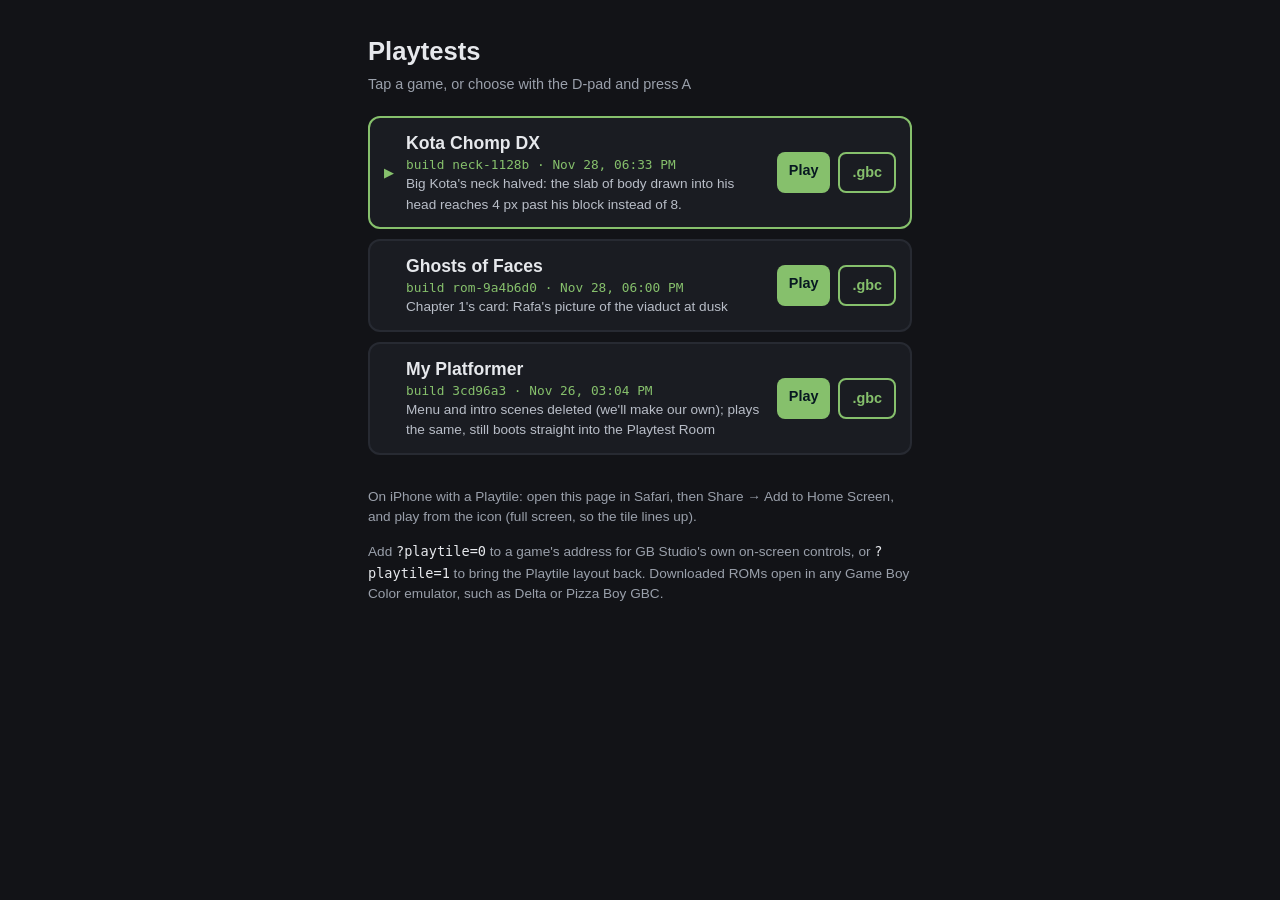
<file: index.html>
<!doctype html>
<!-- Game picker: the playtest site's front page and the Home Screen app's start page.
     Written by tools/playtile/inject.mjs (installSiteShell) on every publish. -->
<html lang="en">
  <head>
    <meta charset="utf-8" />
    <meta name="viewport" content="width=device-width, initial-scale=1, viewport-fit=cover" />
    <meta name="robots" content="noindex" />
    <title>Playtests</title>
    <meta name="apple-mobile-web-app-capable" content="yes" />
    <meta name="mobile-web-app-capable" content="yes" />
    <meta name="apple-mobile-web-app-status-bar-style" content="black-translucent" />
    <meta name="apple-mobile-web-app-title" content="Playtests" />
    <meta name="theme-color" content="#121317" />
    <meta name="format-detection" content="telephone=no" />
    <link rel="manifest" href="manifest.webmanifest?v=20261128T183313" />
    <link rel="apple-touch-icon" href="playtile/icon-180.png?v=20261128T183313" />
    <link rel="stylesheet" href="playtile/launcher.css?v=20261128T183313" />
    <link rel="stylesheet" href="playtile/playtile.css?v=20261128T183313" />
    <script>window.PLAYTILE_BUILD = {"build":"20261128T183313","time":"2026-11-28T18:33:13.148Z","page":"launcher","home":"./"};</script>
    <script src="playtile/playtile.js?v=20261128T183313"></script>
  </head>
  <body>
    <main id="launcher">
      <header>
        <h1>Playtests</h1>
        <p class="hint">Tap a game, or choose with the D-pad and press A</p>
      </header>
      <ol id="games" data-pt-scroll></ol>
      <p id="status">Loading games&hellip;</p>
      <section class="help">
        <p>
          On iPhone with a Playtile: open this page in Safari, then Share &rarr; Add to Home
          Screen, and play from the icon (full screen, so the tile lines up).
        </p>
        <p>
          Add <code>?playtile=0</code> to a game's address for GB Studio's own on-screen
          controls, or <code>?playtile=1</code> to bring the Playtile layout back. Downloaded
          ROMs open in any Game Boy Color emulator, such as Delta or Pizza Boy GBC.
        </p>
      </section>
    </main>
    <script src="playtile/launcher.js?v=20261128T183313"></script>
  </body>
</html>
</file>
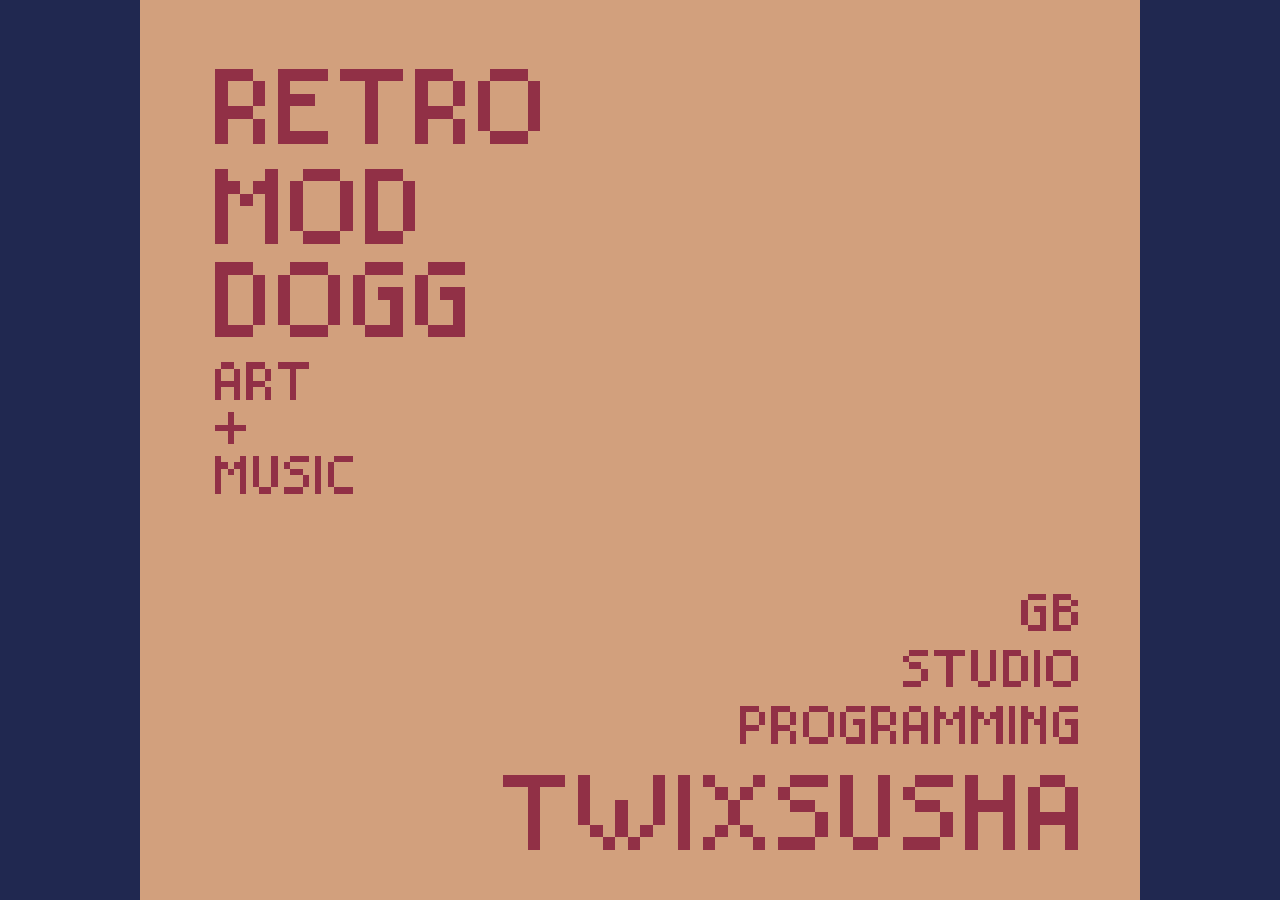
<file: kotachomp/index.html>
<!doctype html>
<html lang="en">
<meta charset="utf-8" />
<meta name="robots" content="noindex" />
<title>Moved</title>
<meta http-equiv="refresh" content="0; url=../games/kota-chomp-dx/" />
<script>location.replace("../games/kota-chomp-dx/");</script>
<p>Kota Chomp DX's player moved to <a href="../games/kota-chomp-dx/">../games/kota-chomp-dx/</a>.</p>
</html>
</file>
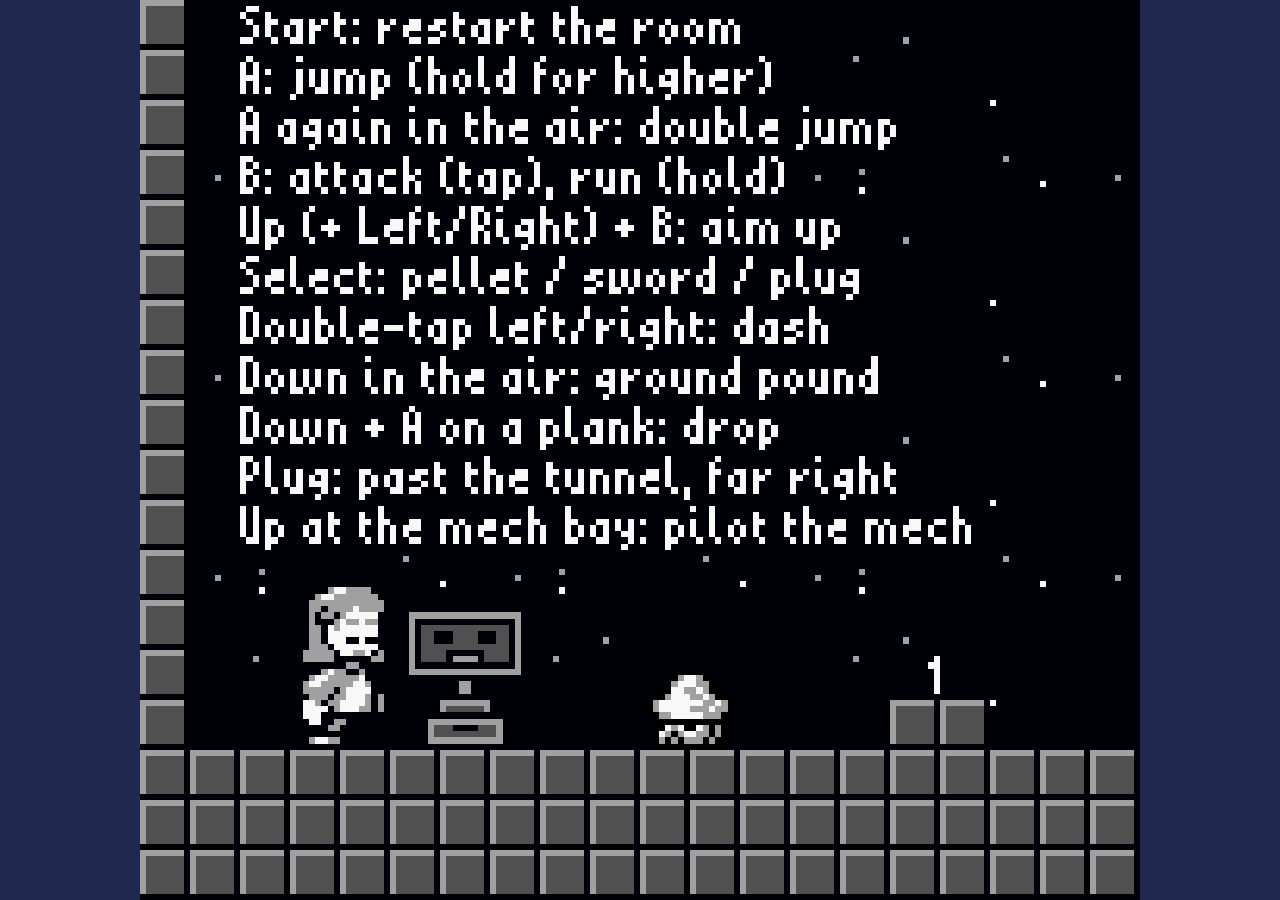
<file: play/index.html>
<!doctype html>
<html lang="en">
<meta charset="utf-8" />
<meta name="robots" content="noindex" />
<title>Moved</title>
<meta http-equiv="refresh" content="0; url=../games/my-platformer/" />
<script>location.replace("../games/my-platformer/");</script>
<p>My Platformer's player moved to <a href="../games/my-platformer/">../games/my-platformer/</a>.</p>
</html>
</file>
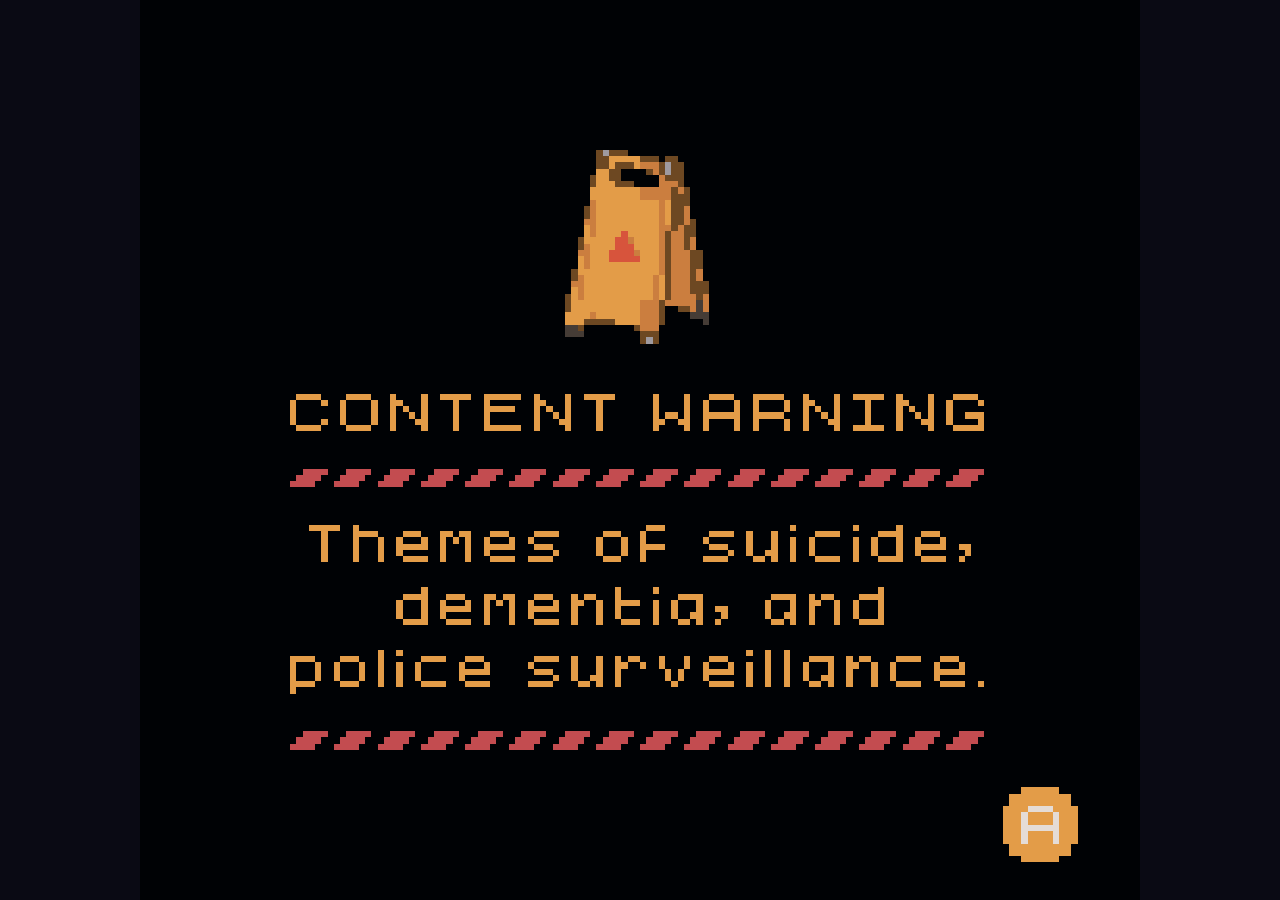
<file: games/ghosts-of-faces/index.html>
<!DOCTYPE html>
<html>
  <head>
    <meta charset="utf-8" />
    <meta http-equiv="Content-Type" content="text/html; charset=utf-8" />
    <meta name="viewport" content="width=device-width, initial-scale=1, viewport-fit=cover" />
    <link rel="stylesheet" href="css/style.css?v=rom-9a4b6d0" />
    <title>Ghosts of Faces</title>
    <meta name="author" content="Rafael" />
    <style type="text/css"> body { background-color:#0A0A14; }</style>
    
      <!-- Playtile mode: injected by tools/playtile/inject.mjs -->
    <meta name="apple-mobile-web-app-capable" content="yes" />
    <meta name="mobile-web-app-capable" content="yes" />
    <meta name="apple-mobile-web-app-status-bar-style" content="black-translucent" />
    <meta name="apple-mobile-web-app-title" content="Playtests" />
    <meta name="theme-color" content="#121317" />
    <meta name="format-detection" content="telephone=no" />
    <link rel="manifest" href="../../manifest.webmanifest?v=20261128T180020" />
    <link rel="apple-touch-icon" href="../../playtile/icon-180.png?v=20261128T180020" />
    <link rel="stylesheet" href="../../playtile/playtile.css?v=20261128T180020" />
    <script>window.PLAYTILE_BUILD = {"build":"rom-9a4b6d0","time":"2026-11-28T18:00:20.695Z","page":"game","slug":"ghosts-of-faces","title":"Ghosts of Faces","home":"../../"};</script>
    <script src="../../playtile/playtile.js?v=20261128T180020"></script>
  </head>
  <body>
    <div id="game">
      <canvas id="mainCanvas" width="256" height="224">No Canvas Support</canvas>
    </div>
    <div id="controller">
      <div id="controller_dpad">
        <div id="controller_left"></div>
        <div id="controller_right"></div>
        <div id="controller_up"></div>
        <div id="controller_down"></div>
      </div>
      <div id="controller_select" class="capsuleBtn">Select</div>
      <div id="controller_start" class="capsuleBtn">Start</div>
      <div id="controller_b" class="roundBtn">B</div>
      <div id="controller_a" class="roundBtn">A</div>
    </div>      
    <script src="js/binjgb.js?v=rom-9a4b6d0"></script>
    <script src="js/script.js?v=rom-9a4b6d0"></script>
    <script src="js/debugger.js?v=rom-9a4b6d0"></script>
</body>
</file>
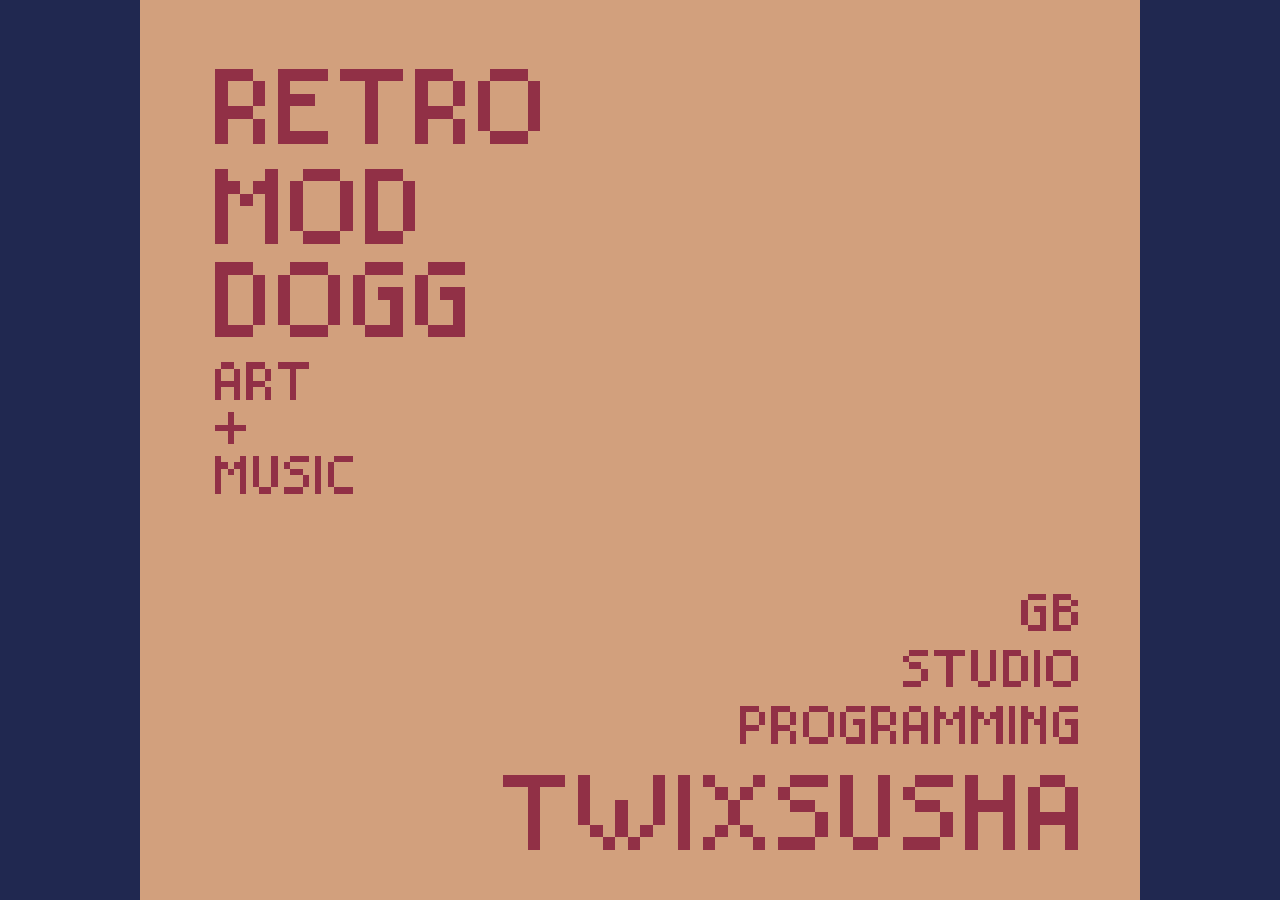
<file: games/kota-chomp-dx/index.html>
<!DOCTYPE html>
<html>
  <head>
    <meta charset="utf-8" />
    <meta http-equiv="Content-Type" content="text/html; charset=utf-8" />
    <meta name="viewport" content="width=device-width, initial-scale=1, viewport-fit=cover" />
    <link rel="stylesheet" href="css/style.css?v=neck-1128b" />
    <title>kotachomp-dx</title>
    <meta name="author" content="Rafa Laidlaw" />
    <style type="text/css"> body { background-color:#202850; }</style>
    
      <!-- Playtile mode: injected by tools/playtile/inject.mjs -->
    <meta name="apple-mobile-web-app-capable" content="yes" />
    <meta name="mobile-web-app-capable" content="yes" />
    <meta name="apple-mobile-web-app-status-bar-style" content="black-translucent" />
    <meta name="apple-mobile-web-app-title" content="Playtests" />
    <meta name="theme-color" content="#121317" />
    <meta name="format-detection" content="telephone=no" />
    <link rel="manifest" href="../../manifest.webmanifest?v=20261128T183313" />
    <link rel="apple-touch-icon" href="../../playtile/icon-180.png?v=20261128T183313" />
    <link rel="stylesheet" href="../../playtile/playtile.css?v=20261128T183313" />
    <script>window.PLAYTILE_BUILD = {"build":"neck-1128b","time":"2026-11-28T18:33:13.148Z","page":"game","slug":"kota-chomp-dx","title":"Kota Chomp DX","home":"../../"};</script>
    <script src="../../playtile/playtile.js?v=20261128T183313"></script>
  </head>
  <body>
    <div id="game">
      <canvas id="mainCanvas" width="256" height="224">No Canvas Support</canvas>
    </div>
    <div id="controller">
      <div id="controller_dpad">
        <div id="controller_left"></div>
        <div id="controller_right"></div>
        <div id="controller_up"></div>
        <div id="controller_down"></div>
      </div>
      <div id="controller_select" class="capsuleBtn">Select</div>
      <div id="controller_start" class="capsuleBtn">Start</div>
      <div id="controller_b" class="roundBtn">B</div>
      <div id="controller_a" class="roundBtn">A</div>
    </div>      
    <script src="js/binjgb.js?v=neck-1128b"></script>
    <script src="js/script.js?v=neck-1128b"></script>
    <script src="js/debugger.js?v=neck-1128b"></script>
</body>
</file>
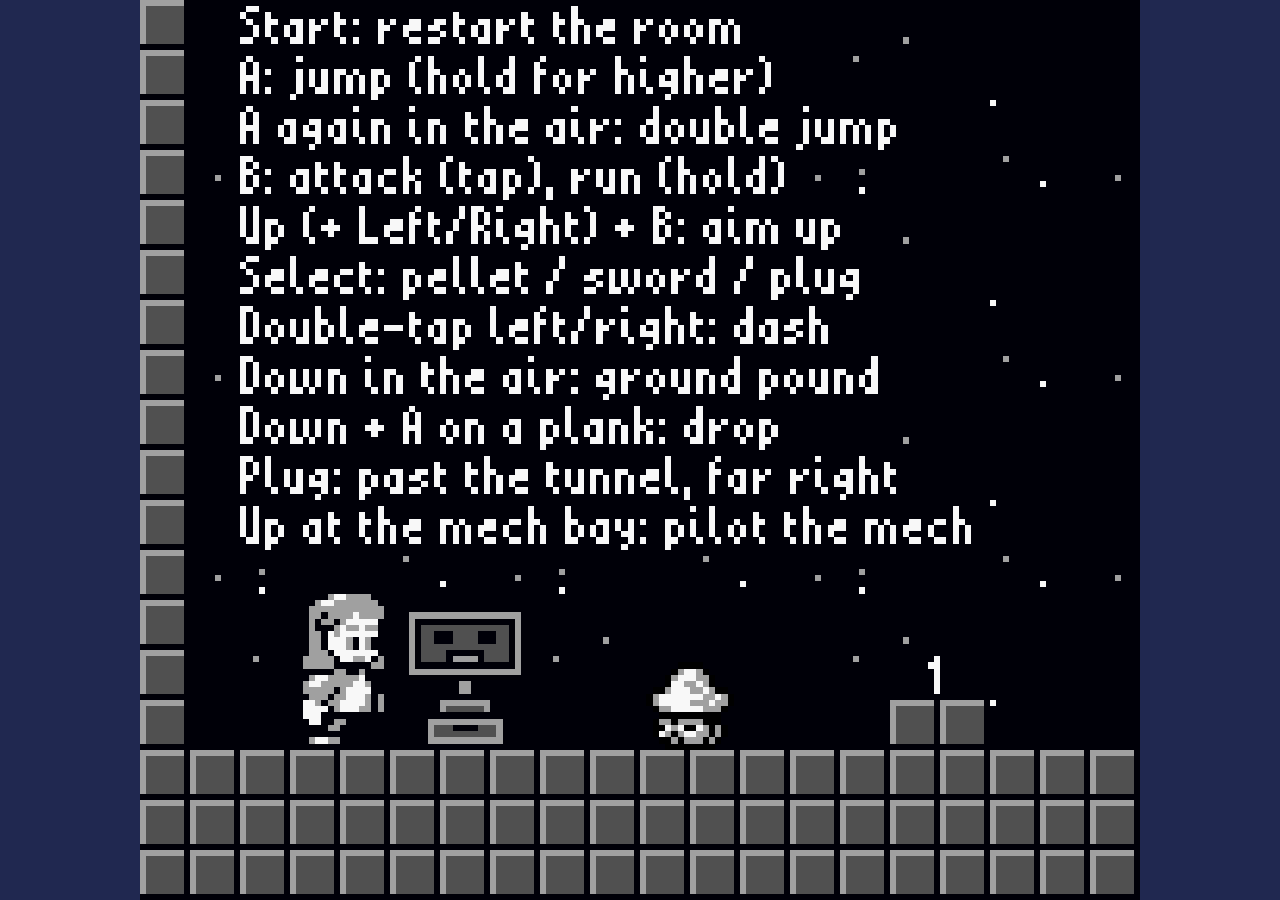
<file: games/my-platformer/index.html>
<!DOCTYPE html>
<html>
  <head>
    <meta charset="utf-8" />
    <meta http-equiv="Content-Type" content="text/html; charset=utf-8" />
    <meta name="viewport" content="width=device-width, initial-scale=1, viewport-fit=cover" />
    <link rel="stylesheet" href="css/style.css?v=3cd96a3" />
    <title>My Platformer</title>
    <meta name="author" content="Rafael" />
    <style type="text/css"> body { background-color:#202850; }</style>
    
      <!-- Playtile mode: injected by tools/playtile/inject.mjs -->
    <meta name="apple-mobile-web-app-capable" content="yes" />
    <meta name="mobile-web-app-capable" content="yes" />
    <meta name="apple-mobile-web-app-status-bar-style" content="black-translucent" />
    <meta name="apple-mobile-web-app-title" content="Playtests" />
    <meta name="theme-color" content="#121317" />
    <meta name="format-detection" content="telephone=no" />
    <link rel="manifest" href="../../manifest.webmanifest?v=20261126T150432" />
    <link rel="apple-touch-icon" href="../../playtile/icon-180.png?v=20261126T150432" />
    <link rel="stylesheet" href="../../playtile/playtile.css?v=20261126T150432" />
    <script>window.PLAYTILE_BUILD = {"build":"3cd96a3","time":"2026-11-26T15:04:32.294Z","page":"game","slug":"my-platformer","title":"My Platformer","home":"../../"};</script>
    <script src="../../playtile/playtile.js?v=20261126T150432"></script>
  </head>
  <body>
    <div id="game">
      <canvas id="mainCanvas" width="256" height="224">No Canvas Support</canvas>
    </div>
    <div id="controller">
      <div id="controller_dpad">
        <div id="controller_left"></div>
        <div id="controller_right"></div>
        <div id="controller_up"></div>
        <div id="controller_down"></div>
      </div>
      <div id="controller_select" class="capsuleBtn">Select</div>
      <div id="controller_start" class="capsuleBtn">Start</div>
      <div id="controller_b" class="roundBtn">B</div>
      <div id="controller_a" class="roundBtn">A</div>
    </div>      
    <script src="js/binjgb.js?v=3cd96a3"></script>
    <script src="js/script.js?v=3cd96a3"></script>
    <script src="js/debugger.js?v=3cd96a3"></script>
</body>
</file>
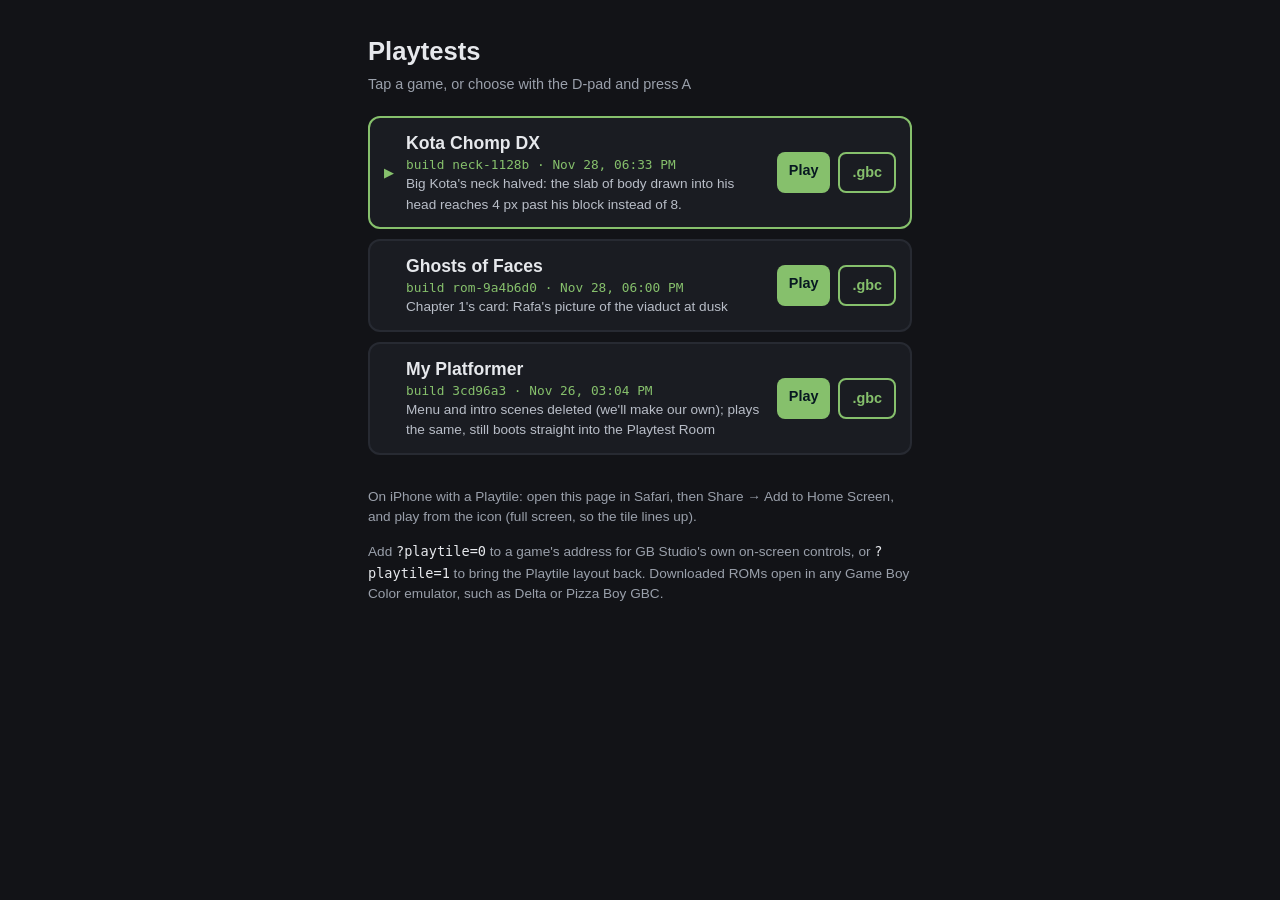
<file: kotachomp.html>
<!doctype html>
<html lang="en">
<meta charset="utf-8" />
<meta name="robots" content="noindex" />
<title>Moved</title>
<meta http-equiv="refresh" content="0; url=./?from=kota-chomp-dx" />
<script>location.replace("./?from=kota-chomp-dx");</script>
<p>Kota Chomp DX moved to <a href="./?from=kota-chomp-dx">./?from=kota-chomp-dx</a>.</p>
</html>
</file>
<file: playtile/launcher.css>
/* Game picker. Plain page on desktop; with Playtile mode on (html.pt-on) the list
   becomes a Game Boy-style menu inside the screen area above the tile. */

:root {
  --gb0: #e0f8cf;
  --gb1: #86c06c;
  --gb2: #306850;
  --gb3: #071821;
}

body {
  margin: 0;
  min-height: 100vh;
  background: #121317;
  color: #e6e8ec;
  font: 16px/1.5 -apple-system, BlinkMacSystemFont, "Segoe UI", Roboto, sans-serif;
}

#launcher {
  max-width: 34rem;
  margin: 0 auto;
  padding: 2rem 16px 3rem;
}

#launcher header h1 {
  margin: 0;
  font-size: 1.6rem;
}

#launcher .hint {
  margin: 0.25rem 0 1.25rem;
  color: #9aa0ab;
  font-size: 0.9rem;
}

#games {
  list-style: none;
  margin: 0;
  padding: 0;
}

.game {
  display: flex;
  align-items: center;
  gap: 12px;
  margin-bottom: 10px;
  padding: 12px 14px;
  border: 2px solid #272a32;
  border-radius: 12px;
  background: #1a1c22;
  cursor: pointer;
}

.game.selected {
  border-color: var(--gb1);
}

.game .cursor {
  color: var(--gb1);
  font-size: 0.8rem;
  visibility: hidden;
}

.game.selected .cursor {
  visibility: visible;
}

.game .info {
  flex: 1;
  min-width: 0;
}

.game .title {
  font-weight: 700;
  font-size: 1.1rem;
}

.game .meta {
  color: var(--gb1);
  font: 0.8rem/1.4 ui-monospace, Menlo, Consolas, monospace;
}

.game .note {
  color: #b9bec8;
  font-size: 0.85rem;
}

.game .note:empty {
  display: none;
}

.game .actions {
  display: flex;
  gap: 8px;
}

.game .actions a {
  padding: 8px 12px;
  border-radius: 8px;
  font-weight: 700;
  font-size: 0.9rem;
  text-decoration: none;
  white-space: nowrap;
}

.game .play {
  background: var(--gb1);
  color: var(--gb3);
}

.game .download {
  border: 2px solid var(--gb1);
  color: var(--gb1);
}

.game a:focus-visible {
  outline: 3px solid #fff;
  outline-offset: 2px;
}

#status:empty {
  display: none;
}

#launcher .help {
  margin-top: 2rem;
  color: #9aa0ab;
  font-size: 0.85rem;
}

#launcher code {
  color: #e6e8ec;
}

/* ---- Playtile mode: a menu inside the screen area ---- */

html.pt-on #launcher {
  position: fixed;
  left: var(--pt-sx);
  top: var(--pt-sy);
  width: var(--pt-sw);
  height: var(--pt-sh);
  z-index: 1;
  box-sizing: border-box;
  max-width: none;
  margin: 0;
  padding: 14px 12px 10px;
  display: flex;
  flex-direction: column;
  background: var(--gb0);
  color: var(--gb3);
}

html.pt-on #launcher header h1 {
  font-size: 20px;
  line-height: 1.2;
}

html.pt-on #launcher .hint {
  margin: 2px 0 10px;
  color: var(--gb2);
  font-size: 12px;
}

html.pt-on #games {
  flex: 1;
  overflow-y: auto;
  overscroll-behavior: contain;
  -webkit-overflow-scrolling: auto;
}

html.pt-on .game {
  margin-bottom: 6px;
  padding: 8px 10px;
  border: 2px solid var(--gb2);
  border-radius: 6px;
  background: transparent;
  gap: 8px;
}

html.pt-on .game.selected {
  border-color: var(--gb3);
  background: var(--gb2);
  color: var(--gb0);
}

html.pt-on .game .cursor {
  color: var(--gb0);
}

html.pt-on .game .meta {
  color: inherit;
  opacity: 0.85;
  font-size: 11px;
}

html.pt-on .game .note {
  color: inherit;
  opacity: 0.85;
  font-size: 12px;
  line-height: 1.3;
}

html.pt-on .game .actions,
html.pt-on #launcher .help {
  display: none;
}

html.pt-on #status {
  margin: 8px 0 0;
  color: var(--gb2);
  font-size: 13px;
}
</file>
<file: playtile/playtile.css>
/* Playtile mode (see playtile.js). Every rule is scoped to html.pt-on, so with the
   mode off (desktop) the export looks and plays exactly as before. */

html.pt-on,
html.pt-on body {
  position: fixed;
  inset: 0;
  margin: 0;
  overflow: hidden;
  background: #121317 !important;
  touch-action: none;
  overscroll-behavior: none;
  -webkit-user-select: none;
  user-select: none;
  -webkit-touch-callout: none;
  -webkit-tap-highlight-color: transparent;
  -webkit-text-size-adjust: 100%;
}

/* The export's own on-screen controls give way to the tile */
html.pt-on #controller {
  display: none !important;
}

/* Game screen: placed by playtile.js (exactly 8x in device pixels on the 13 Pro Max) */
html.pt-on #game {
  position: fixed !important;
  left: var(--pt-sx, 0.667px);
  top: var(--pt-sy, 52px);
  width: var(--pt-sw, 426.667px);
  height: var(--pt-sh, 384px);
  display: block;
  z-index: 1;
  background: #000;
}

html.pt-on #game canvas {
  display: block;
  width: 100% !important;
  height: 100% !important;
  object-fit: fill;
  image-rendering: -webkit-optimize-contrast;
  image-rendering: pixelated;
}

html.pt-on #pt-safe {
  position: fixed;
  visibility: hidden;
  pointer-events: none;
  padding: env(safe-area-inset-top) env(safe-area-inset-right) env(safe-area-inset-bottom) env(safe-area-inset-left);
}

html.pt-on #pt-svg {
  position: fixed;
  left: 0;
  top: 0;
  z-index: 2;
  pointer-events: none;
  overflow: visible;
  font-family: -apple-system, BlinkMacSystemFont, "Helvetica Neue", Arial, sans-serif;
}

html.pt-on .pt-tile-label {
  fill: #8a909b;
  font-size: 10px;
  font-weight: 700;
  letter-spacing: 0.8px;
  text-anchor: middle;
}

html.pt-on .pt-ring {
  fill: #22252c;
  stroke: #3f444e;
  stroke-width: 1.5;
}

html.pt-on .pt-ring.pt-down {
  fill: #3a3f4a;
  stroke: #8a909b;
}

html.pt-on .pt-pill rect {
  fill: #272a32;
}

html.pt-on .pt-pill text {
  fill: #c9ccd3;
  font-size: 12px;
  font-weight: 700;
  text-anchor: middle;
  dominant-baseline: central;
}

html.pt-on .pt-pill.pt-down rect {
  fill: #3a3f4a;
}

html.pt-on .pt-pill.pt-on-state rect {
  fill: #343844;
  stroke: #8a909b;
  stroke-width: 1;
}

html.pt-on .pt-pill.pt-attention rect {
  fill: #2f5d46;
}

html.pt-on .pt-pill.pt-attention text {
  fill: #e0f8cf;
}

/* Debug view */
html.pt-on .pt-dbg-screen {
  fill: none;
  stroke: #4aa8ff;
  stroke-width: 1;
  stroke-dasharray: 4 3;
}

html.pt-on .pt-dbg-zone {
  fill: rgba(255, 170, 40, 0.12);
  stroke: #ffaa28;
  stroke-width: 1;
}

html.pt-on .pt-dbg-grid {
  stroke: #ffaa28;
  stroke-width: 1;
  stroke-dasharray: 3 3;
}

html.pt-on .pt-dbg-pad {
  fill: none;
  stroke: #5cf0b4;
  stroke-width: 1;
}

html.pt-on .pt-dbg-label {
  fill: #5cf0b4;
  font-size: 11px;
  font-weight: 700;
  text-anchor: middle;
  dominant-baseline: central;
}

html.pt-on .pt-dbg-touch {
  fill: rgba(255, 64, 96, 0.55);
  stroke: #fff;
  stroke-width: 1.5;
}

html.pt-on .pt-dbg-touch-label {
  fill: #fff;
  font-size: 11px;
  font-weight: 700;
  paint-order: stroke;
  stroke: #000;
  stroke-width: 3px;
}

html.pt-on #pt-info {
  display: none;
  position: fixed;
  left: calc(var(--pt-sx) + 4px);
  top: calc(var(--pt-sy) + 4px);
  max-width: calc(var(--pt-sw) - 8px);
  z-index: 4;
  padding: 4px 6px;
  border-radius: 4px;
  background: rgba(0, 0, 0, 0.7);
  color: #bff5df;
  font: 10px/1.35 ui-monospace, Menlo, Consolas, monospace;
  white-space: pre-wrap;
  pointer-events: none;
}

html.pt-on #pt-info .pt-btn {
  display: inline-block;
  min-width: 0;
  margin-top: 6px;
  padding: 5px 12px;
  font: 700 11px -apple-system, BlinkMacSystemFont, "Helvetica Neue", Arial, sans-serif;
}

html.pt-on #pt-stamp {
  position: fixed;
  left: 0;
  right: 0;
  z-index: 2;
  color: #6b707a;
  font: 10px/12px ui-monospace, Menlo, Consolas, monospace;
  text-align: center;
  pointer-events: none;
}

/* Panels sit over the game screen, never under the tile */
html.pt-on .pt-panel {
  position: fixed;
  left: var(--pt-sx);
  top: var(--pt-sy);
  width: var(--pt-sw);
  height: var(--pt-sh);
  z-index: 5;
  box-sizing: border-box;
  padding: 20px 18px;
  display: flex;
  flex-direction: column;
  align-items: center;
  justify-content: center;
  gap: 12px;
  background: rgba(18, 19, 23, 0.94);
  color: #c9ccd3;
  font: 14px/1.4 -apple-system, BlinkMacSystemFont, "Helvetica Neue", Arial, sans-serif;
  text-align: center;
  pointer-events: none;
}

html.pt-on .pt-title {
  font-weight: 700;
  font-size: 17px;
  color: #e6e8ec;
}

html.pt-on .pt-big {
  font-size: 26px;
  font-weight: 700;
  color: #fff;
}

html.pt-on .pt-big small {
  font-size: 13px;
  font-weight: 400;
  color: #9aa0ab;
}

html.pt-on .pt-msg {
  color: #ffb3a8;
  font-size: 13px;
}

html.pt-on .pt-dots {
  display: flex;
  gap: 8px;
}

html.pt-on .pt-dots span {
  width: 10px;
  height: 10px;
  border-radius: 50%;
  background: #3f444e;
}

html.pt-on .pt-dots span.done {
  background: #5cf0b4;
}

html.pt-on .pt-dots span.now {
  background: #fff;
}

html.pt-on .pt-row {
  display: flex;
  gap: 10px;
  margin-top: 6px;
}

html.pt-on .pt-btn {
  min-width: 96px;
  padding: 10px 16px;
  border-radius: 20px;
  background: #272a32;
  color: #c9ccd3;
  font-weight: 700;
  font-size: 13px;
}

html.pt-on #pt-rotate {
  display: none;
  position: fixed;
  inset: 0;
  z-index: 8;
  flex-direction: column;
  align-items: center;
  justify-content: center;
  gap: 8px;
  background: #121317;
  color: #c9ccd3;
  font: 700 18px -apple-system, BlinkMacSystemFont, "Helvetica Neue", Arial, sans-serif;
}

html.pt-on #pt-rotate div:first-child {
  font-size: 48px;
}

/* One transparent layer over everything takes every touch */
html.pt-on #pt-touch {
  position: fixed;
  inset: 0;
  z-index: 9;
  touch-action: none;
  -webkit-user-select: none;
  user-select: none;
  -webkit-touch-callout: none;
}
</file>
<file: games/ghosts-of-faces/css/style.css>
body {
  background: #031921;
  color: #fff;
  font-family: "HelveticaNeue-Light", "Helvetica Neue Light", "Helvetica Neue",
    Helvetica, Arial, "Lucida Grande", sans-serif;
  font-weight: 300;
  margin: 0;
  padding: 0;
  touch-action: none;
  -webkit-touch-callout: none;
  user-select: none;
  -webkit-user-select: none;
  overflow: hidden;
}

#game {
  display: flex;
  flex-direction: column;
  position: absolute;
  width: 100%;
  height: 100%;
  touch-action: none;
}

#game canvas {
  object-fit: contain;
  image-rendering: -moz-crisp-edges;
  image-rendering: -webkit-crisp-edges;
  image-rendering: pixelated;
  image-rendering: crisp-edges;
  height: 100%;
}

#controller {
  display: none;
  position: fixed;
  bottom: 0px;
  height: 210px;
  width: 100%;
  touch-action: none;
  opacity: 0.8;
}

#controller_dpad {
  position: absolute;
  bottom: 20px;
  left: 0px;
  width: 184px;
  height: 184px;
}

#controller_dpad:before {
  content: "";
  display: block;
  width: 48px;
  height: 48px;
  background: #5c5c5c;
  background: radial-gradient(
    ellipse at center,
    #5c5c5c 0%,
    #555 59%,
    #5c5c5c 60%
  );
  position: absolute;
  left: 68px;
  top: 68px;
}

#controller_left {
  position: absolute;
  left: 20px;
  top: 68px;
  width: 48px;
  height: 48px;
  background: #666;
  background: radial-gradient(ellipse at center, #666 0%, #5c5c5c 80%);
  border-top-left-radius: 4px;
  border-bottom-left-radius: 4px;
}

#controller_right {
  position: absolute;
  left: 116px;
  top: 68px;
  width: 48px;
  height: 48px;
  background: #666;
  background: radial-gradient(ellipse at center, #666 0%, #5c5c5c 80%);
  border-top-right-radius: 4px;
  border-bottom-right-radius: 4px;
}

#controller_up {
  position: absolute;
  left: 68px;
  top: 20px;
  width: 48px;
  height: 48px;
  background: #666;
  background: radial-gradient(ellipse at center, #666 0%, #5c5c5c 80%);
  border-top-left-radius: 4px;
  border-top-right-radius: 4px;
}

#controller_down {
  position: absolute;
  left: 68px;
  top: 116px;
  width: 48px;
  height: 48px;
  background: #666;
  background: radial-gradient(ellipse at center, #666 0%, #5c5c5c 80%);
  border-bottom-left-radius: 4px;
  border-bottom-right-radius: 4px;
}

#controller_a {
  position: absolute;
  bottom: 110px;
  right: 20px;
}

#controller_b {
  position: absolute;
  bottom: 80px;
  right: 100px;
}

.roundBtn {
  display: flex;
  justify-content: center;
  align-items: center;
  font-weight: bold;
  font-size: 32px;
  color: #440f1f;
  line-height: 64px;
  width: 64px;
  height: 64px;
  border-radius: 64px;
  background: #870a4c;
  background: radial-gradient(ellipse at center, #ab1465 0%, #8b1e57 100%);
  box-shadow: 0px 4px 5px rgba(0, 0, 0, 0.2);
}

.capsuleBtn {
  font-weight: bold;
  font-size: 10px;
  color: #111;
  display: flex;
  justify-content: center;
  align-items: center;
  line-height: 40px;
  text-transform: uppercase;
  width: 64px;
  height: 32px;
  border-radius: 40px;
  background: #222;
  background: radial-gradient(ellipse at center, #666 0%, #555 100%);
  box-shadow: 0px 4px 5px rgba(0, 0, 0, 0.2);
}

#controller_start {
  position: absolute;
  bottom: 20px;
  right: 15px;
}

#controller_select {
  position: absolute;
  bottom: 20px;
  right: 100px;
}

.btnPressed {
  opacity: 0.5;
}

.spinner {
  height: 50px;
  width: 50px;
  margin: 0px auto;
  -webkit-animation: rotation 0.8s linear infinite;
  -moz-animation: rotation 0.8s linear infinite;
  -o-animation: rotation 0.8s linear infinite;
  animation: rotation 0.8s linear infinite;
  border-left: 10px solid #306850;
  border-right: 10px solid #306850;
  border-bottom: 10px solid #306850;
  border-top: 10px solid #88c070;
  border-radius: 100%;
  background-color: #031921;
}
@-webkit-keyframes rotation {
  from {
    -webkit-transform: rotate(0deg);
  }
  to {
    -webkit-transform: rotate(360deg);
  }
}
@-moz-keyframes rotation {
  from {
    -moz-transform: rotate(0deg);
  }
  to {
    -moz-transform: rotate(360deg);
  }
}
@-o-keyframes rotation {
  from {
    -o-transform: rotate(0deg);
  }
  to {
    -o-transform: rotate(360deg);
  }
}
@keyframes rotation {
  from {
    transform: rotate(0deg);
  }
  to {
    transform: rotate(360deg);
  }
}

@media only screen and (max-width: 640px) {
  #game canvas {
    margin-top: 0px;
    width: 100%;
    max-width: 512px;
    border: 0px;
    border-radius: 0px;
  }
}

@media only screen and (max-device-width: 812px) and (orientation: portrait) {
  body {
    margin: 0;
  }

  #game {
    width: 100%;
    position: fixed;
    touch-action: none;
  }

  #game canvas {
    margin: 0;
    display: block;
    width: 100% !important;
    height: auto !important;
  }
}

@media only screen and (max-device-width: 320px) and (orientation: portrait) {
  #controller_dpad {
    left: -5px;
    bottom: -5px;
  }

  #controller_a {
    right: 5px;
    bottom: 95px;
  }

  #controller_b {
    right: 80px;
  }

  #controller_start {
    right: 5px;
  }

  #controller_select {
    right: 80px;
  }
}

@media only screen and (max-width: 500px) and (max-height: 400px) {
  #controller {
    display: none;
  }
}

/* Small devices in landscape */
@media only screen and (max-device-width: 300px) and (orientation: landscape) {
  html,
  body {
    height: 100%;
  }
  body {
    display: flex;
    justify-content: center;
    align-items: center;
  }

  #game:after {
    content: "PLEASE ROTATE ↻";
    font-size: 24px;
    font-weight: bold;
    color: #fff;
  }

  #game canvas {
    display: none;
    max-width: 480px;
  }

  #controller {
    display: none;
  }
}

/* Devices large enough for landscape */
@media only screen and (min-width: 300px) and (orientation: landscape) {
  #controller {
    bottom: 50%;
    transform: translateY(50%);
    opacity: 0.5;
  }
}

#debug {
  display:flex;
  flex-direction:column;
  align-items:center;
  padding:10px;
  position:fixed;
  top:0px;
  left:0px;
  right:0px;
  bottom:0px;
  background:rgba(0,0,0,0.5);
}

#debug div {
  background: white;
  color: black;
  border: 1px solid #ddd;
  border-radius: 4px;
  transform: position;
  font-size: 11px;
  font-family: -apple-system, BlinkMacSystemFont, "Segoe UI", Roboto, Helvetica, Arial, sans-serif, "Apple Color Emoji", "Segoe UI Emoji", "Segoe UI Symbol";
  display: flex;
  align-items: center;
}

#debug span {
  padding: 5px 8px;
}

#debug button {
  background: transparent;
  border: none;
  border-left: 1px solid #ddd;
  display: flex;
  align-items: center;
  height: 100%;
}

#debug button:hover {
  background: #eee;
}

#debug button:active {
  background: #ddd;
}
</file>
<file: games/kota-chomp-dx/css/style.css>
body {
  background: #031921;
  color: #fff;
  font-family: "HelveticaNeue-Light", "Helvetica Neue Light", "Helvetica Neue",
    Helvetica, Arial, "Lucida Grande", sans-serif;
  font-weight: 300;
  margin: 0;
  padding: 0;
  touch-action: none;
  -webkit-touch-callout: none;
  user-select: none;
  -webkit-user-select: none;
  overflow: hidden;
}

#game {
  display: flex;
  flex-direction: column;
  position: absolute;
  width: 100%;
  height: 100%;
  touch-action: none;
}

#game canvas {
  object-fit: contain;
  image-rendering: -moz-crisp-edges;
  image-rendering: -webkit-crisp-edges;
  image-rendering: pixelated;
  image-rendering: crisp-edges;
  height: 100%;
}

#controller {
  display: none;
  position: fixed;
  bottom: 0px;
  height: 210px;
  width: 100%;
  touch-action: none;
  opacity: 0.8;
}

#controller_dpad {
  position: absolute;
  bottom: 20px;
  left: 0px;
  width: 184px;
  height: 184px;
}

#controller_dpad:before {
  content: "";
  display: block;
  width: 48px;
  height: 48px;
  background: #5c5c5c;
  background: radial-gradient(
    ellipse at center,
    #5c5c5c 0%,
    #555 59%,
    #5c5c5c 60%
  );
  position: absolute;
  left: 68px;
  top: 68px;
}

#controller_left {
  position: absolute;
  left: 20px;
  top: 68px;
  width: 48px;
  height: 48px;
  background: #666;
  background: radial-gradient(ellipse at center, #666 0%, #5c5c5c 80%);
  border-top-left-radius: 4px;
  border-bottom-left-radius: 4px;
}

#controller_right {
  position: absolute;
  left: 116px;
  top: 68px;
  width: 48px;
  height: 48px;
  background: #666;
  background: radial-gradient(ellipse at center, #666 0%, #5c5c5c 80%);
  border-top-right-radius: 4px;
  border-bottom-right-radius: 4px;
}

#controller_up {
  position: absolute;
  left: 68px;
  top: 20px;
  width: 48px;
  height: 48px;
  background: #666;
  background: radial-gradient(ellipse at center, #666 0%, #5c5c5c 80%);
  border-top-left-radius: 4px;
  border-top-right-radius: 4px;
}

#controller_down {
  position: absolute;
  left: 68px;
  top: 116px;
  width: 48px;
  height: 48px;
  background: #666;
  background: radial-gradient(ellipse at center, #666 0%, #5c5c5c 80%);
  border-bottom-left-radius: 4px;
  border-bottom-right-radius: 4px;
}

#controller_a {
  position: absolute;
  bottom: 110px;
  right: 20px;
}

#controller_b {
  position: absolute;
  bottom: 80px;
  right: 100px;
}

.roundBtn {
  display: flex;
  justify-content: center;
  align-items: center;
  font-weight: bold;
  font-size: 32px;
  color: #440f1f;
  line-height: 64px;
  width: 64px;
  height: 64px;
  border-radius: 64px;
  background: #870a4c;
  background: radial-gradient(ellipse at center, #ab1465 0%, #8b1e57 100%);
  box-shadow: 0px 4px 5px rgba(0, 0, 0, 0.2);
}

.capsuleBtn {
  font-weight: bold;
  font-size: 10px;
  color: #111;
  display: flex;
  justify-content: center;
  align-items: center;
  line-height: 40px;
  text-transform: uppercase;
  width: 64px;
  height: 32px;
  border-radius: 40px;
  background: #222;
  background: radial-gradient(ellipse at center, #666 0%, #555 100%);
  box-shadow: 0px 4px 5px rgba(0, 0, 0, 0.2);
}

#controller_start {
  position: absolute;
  bottom: 20px;
  right: 15px;
}

#controller_select {
  position: absolute;
  bottom: 20px;
  right: 100px;
}

.btnPressed {
  opacity: 0.5;
}

.spinner {
  height: 50px;
  width: 50px;
  margin: 0px auto;
  -webkit-animation: rotation 0.8s linear infinite;
  -moz-animation: rotation 0.8s linear infinite;
  -o-animation: rotation 0.8s linear infinite;
  animation: rotation 0.8s linear infinite;
  border-left: 10px solid #306850;
  border-right: 10px solid #306850;
  border-bottom: 10px solid #306850;
  border-top: 10px solid #88c070;
  border-radius: 100%;
  background-color: #031921;
}
@-webkit-keyframes rotation {
  from {
    -webkit-transform: rotate(0deg);
  }
  to {
    -webkit-transform: rotate(360deg);
  }
}
@-moz-keyframes rotation {
  from {
    -moz-transform: rotate(0deg);
  }
  to {
    -moz-transform: rotate(360deg);
  }
}
@-o-keyframes rotation {
  from {
    -o-transform: rotate(0deg);
  }
  to {
    -o-transform: rotate(360deg);
  }
}
@keyframes rotation {
  from {
    transform: rotate(0deg);
  }
  to {
    transform: rotate(360deg);
  }
}

@media only screen and (max-width: 640px) {
  #game canvas {
    margin-top: 0px;
    width: 100%;
    max-width: 512px;
    border: 0px;
    border-radius: 0px;
  }
}

@media only screen and (max-device-width: 812px) and (orientation: portrait) {
  body {
    margin: 0;
  }

  #game {
    width: 100%;
    position: fixed;
    touch-action: none;
  }

  #game canvas {
    margin: 0;
    display: block;
    width: 100% !important;
    height: auto !important;
  }
}

@media only screen and (max-device-width: 320px) and (orientation: portrait) {
  #controller_dpad {
    left: -5px;
    bottom: -5px;
  }

  #controller_a {
    right: 5px;
    bottom: 95px;
  }

  #controller_b {
    right: 80px;
  }

  #controller_start {
    right: 5px;
  }

  #controller_select {
    right: 80px;
  }
}

@media only screen and (max-width: 500px) and (max-height: 400px) {
  #controller {
    display: none;
  }
}

/* Small devices in landscape */
@media only screen and (max-device-width: 300px) and (orientation: landscape) {
  html,
  body {
    height: 100%;
  }
  body {
    display: flex;
    justify-content: center;
    align-items: center;
  }

  #game:after {
    content: "PLEASE ROTATE ↻";
    font-size: 24px;
    font-weight: bold;
    color: #fff;
  }

  #game canvas {
    display: none;
    max-width: 480px;
  }

  #controller {
    display: none;
  }
}

/* Devices large enough for landscape */
@media only screen and (min-width: 300px) and (orientation: landscape) {
  #controller {
    bottom: 50%;
    transform: translateY(50%);
    opacity: 0.5;
  }
}

#debug {
  display:flex;
  flex-direction:column;
  align-items:center;
  padding:10px;
  position:fixed;
  top:0px;
  left:0px;
  right:0px;
  bottom:0px;
  background:rgba(0,0,0,0.5);
}

#debug div {
  background: white;
  color: black;
  border: 1px solid #ddd;
  border-radius: 4px;
  transform: position;
  font-size: 11px;
  font-family: -apple-system, BlinkMacSystemFont, "Segoe UI", Roboto, Helvetica, Arial, sans-serif, "Apple Color Emoji", "Segoe UI Emoji", "Segoe UI Symbol";
  display: flex;
  align-items: center;
}

#debug span {
  padding: 5px 8px;
}

#debug button {
  background: transparent;
  border: none;
  border-left: 1px solid #ddd;
  display: flex;
  align-items: center;
  height: 100%;
}

#debug button:hover {
  background: #eee;
}

#debug button:active {
  background: #ddd;
}
</file>
<file: games/my-platformer/css/style.css>
body {
  background: #031921;
  color: #fff;
  font-family: "HelveticaNeue-Light", "Helvetica Neue Light", "Helvetica Neue",
    Helvetica, Arial, "Lucida Grande", sans-serif;
  font-weight: 300;
  margin: 0;
  padding: 0;
  touch-action: none;
  -webkit-touch-callout: none;
  user-select: none;
  -webkit-user-select: none;
  overflow: hidden;
}

#game {
  display: flex;
  flex-direction: column;
  position: absolute;
  width: 100%;
  height: 100%;
  touch-action: none;
}

#game canvas {
  object-fit: contain;
  image-rendering: -moz-crisp-edges;
  image-rendering: -webkit-crisp-edges;
  image-rendering: pixelated;
  image-rendering: crisp-edges;
  height: 100%;
}

#controller {
  display: none;
  position: fixed;
  bottom: 0px;
  height: 210px;
  width: 100%;
  touch-action: none;
  opacity: 0.8;
}

#controller_dpad {
  position: absolute;
  bottom: 20px;
  left: 0px;
  width: 184px;
  height: 184px;
}

#controller_dpad:before {
  content: "";
  display: block;
  width: 48px;
  height: 48px;
  background: #5c5c5c;
  background: radial-gradient(
    ellipse at center,
    #5c5c5c 0%,
    #555 59%,
    #5c5c5c 60%
  );
  position: absolute;
  left: 68px;
  top: 68px;
}

#controller_left {
  position: absolute;
  left: 20px;
  top: 68px;
  width: 48px;
  height: 48px;
  background: #666;
  background: radial-gradient(ellipse at center, #666 0%, #5c5c5c 80%);
  border-top-left-radius: 4px;
  border-bottom-left-radius: 4px;
}

#controller_right {
  position: absolute;
  left: 116px;
  top: 68px;
  width: 48px;
  height: 48px;
  background: #666;
  background: radial-gradient(ellipse at center, #666 0%, #5c5c5c 80%);
  border-top-right-radius: 4px;
  border-bottom-right-radius: 4px;
}

#controller_up {
  position: absolute;
  left: 68px;
  top: 20px;
  width: 48px;
  height: 48px;
  background: #666;
  background: radial-gradient(ellipse at center, #666 0%, #5c5c5c 80%);
  border-top-left-radius: 4px;
  border-top-right-radius: 4px;
}

#controller_down {
  position: absolute;
  left: 68px;
  top: 116px;
  width: 48px;
  height: 48px;
  background: #666;
  background: radial-gradient(ellipse at center, #666 0%, #5c5c5c 80%);
  border-bottom-left-radius: 4px;
  border-bottom-right-radius: 4px;
}

#controller_a {
  position: absolute;
  bottom: 110px;
  right: 20px;
}

#controller_b {
  position: absolute;
  bottom: 80px;
  right: 100px;
}

.roundBtn {
  display: flex;
  justify-content: center;
  align-items: center;
  font-weight: bold;
  font-size: 32px;
  color: #440f1f;
  line-height: 64px;
  width: 64px;
  height: 64px;
  border-radius: 64px;
  background: #870a4c;
  background: radial-gradient(ellipse at center, #ab1465 0%, #8b1e57 100%);
  box-shadow: 0px 4px 5px rgba(0, 0, 0, 0.2);
}

.capsuleBtn {
  font-weight: bold;
  font-size: 10px;
  color: #111;
  display: flex;
  justify-content: center;
  align-items: center;
  line-height: 40px;
  text-transform: uppercase;
  width: 64px;
  height: 32px;
  border-radius: 40px;
  background: #222;
  background: radial-gradient(ellipse at center, #666 0%, #555 100%);
  box-shadow: 0px 4px 5px rgba(0, 0, 0, 0.2);
}

#controller_start {
  position: absolute;
  bottom: 20px;
  right: 15px;
}

#controller_select {
  position: absolute;
  bottom: 20px;
  right: 100px;
}

.btnPressed {
  opacity: 0.5;
}

.spinner {
  height: 50px;
  width: 50px;
  margin: 0px auto;
  -webkit-animation: rotation 0.8s linear infinite;
  -moz-animation: rotation 0.8s linear infinite;
  -o-animation: rotation 0.8s linear infinite;
  animation: rotation 0.8s linear infinite;
  border-left: 10px solid #306850;
  border-right: 10px solid #306850;
  border-bottom: 10px solid #306850;
  border-top: 10px solid #88c070;
  border-radius: 100%;
  background-color: #031921;
}
@-webkit-keyframes rotation {
  from {
    -webkit-transform: rotate(0deg);
  }
  to {
    -webkit-transform: rotate(360deg);
  }
}
@-moz-keyframes rotation {
  from {
    -moz-transform: rotate(0deg);
  }
  to {
    -moz-transform: rotate(360deg);
  }
}
@-o-keyframes rotation {
  from {
    -o-transform: rotate(0deg);
  }
  to {
    -o-transform: rotate(360deg);
  }
}
@keyframes rotation {
  from {
    transform: rotate(0deg);
  }
  to {
    transform: rotate(360deg);
  }
}

@media only screen and (max-width: 640px) {
  #game canvas {
    margin-top: 0px;
    width: 100%;
    max-width: 512px;
    border: 0px;
    border-radius: 0px;
  }
}

@media only screen and (max-device-width: 812px) and (orientation: portrait) {
  body {
    margin: 0;
  }

  #game {
    width: 100%;
    position: fixed;
    touch-action: none;
  }

  #game canvas {
    margin: 0;
    display: block;
    width: 100% !important;
    height: auto !important;
  }
}

@media only screen and (max-device-width: 320px) and (orientation: portrait) {
  #controller_dpad {
    left: -5px;
    bottom: -5px;
  }

  #controller_a {
    right: 5px;
    bottom: 95px;
  }

  #controller_b {
    right: 80px;
  }

  #controller_start {
    right: 5px;
  }

  #controller_select {
    right: 80px;
  }
}

@media only screen and (max-width: 500px) and (max-height: 400px) {
  #controller {
    display: none;
  }
}

/* Small devices in landscape */
@media only screen and (max-device-width: 300px) and (orientation: landscape) {
  html,
  body {
    height: 100%;
  }
  body {
    display: flex;
    justify-content: center;
    align-items: center;
  }

  #game:after {
    content: "PLEASE ROTATE ↻";
    font-size: 24px;
    font-weight: bold;
    color: #fff;
  }

  #game canvas {
    display: none;
    max-width: 480px;
  }

  #controller {
    display: none;
  }
}

/* Devices large enough for landscape */
@media only screen and (min-width: 300px) and (orientation: landscape) {
  #controller {
    bottom: 50%;
    transform: translateY(50%);
    opacity: 0.5;
  }
}

#debug {
  display:flex;
  flex-direction:column;
  align-items:center;
  padding:10px;
  position:fixed;
  top:0px;
  left:0px;
  right:0px;
  bottom:0px;
  background:rgba(0,0,0,0.5);
}

#debug div {
  background: white;
  color: black;
  border: 1px solid #ddd;
  border-radius: 4px;
  transform: position;
  font-size: 11px;
  font-family: -apple-system, BlinkMacSystemFont, "Segoe UI", Roboto, Helvetica, Arial, sans-serif, "Apple Color Emoji", "Segoe UI Emoji", "Segoe UI Symbol";
  display: flex;
  align-items: center;
}

#debug span {
  padding: 5px 8px;
}

#debug button {
  background: transparent;
  border: none;
  border-left: 1px solid #ddd;
  display: flex;
  align-items: center;
  height: 100%;
}

#debug button:hover {
  background: #eee;
}

#debug button:active {
  background: #ddd;
}
</file>
